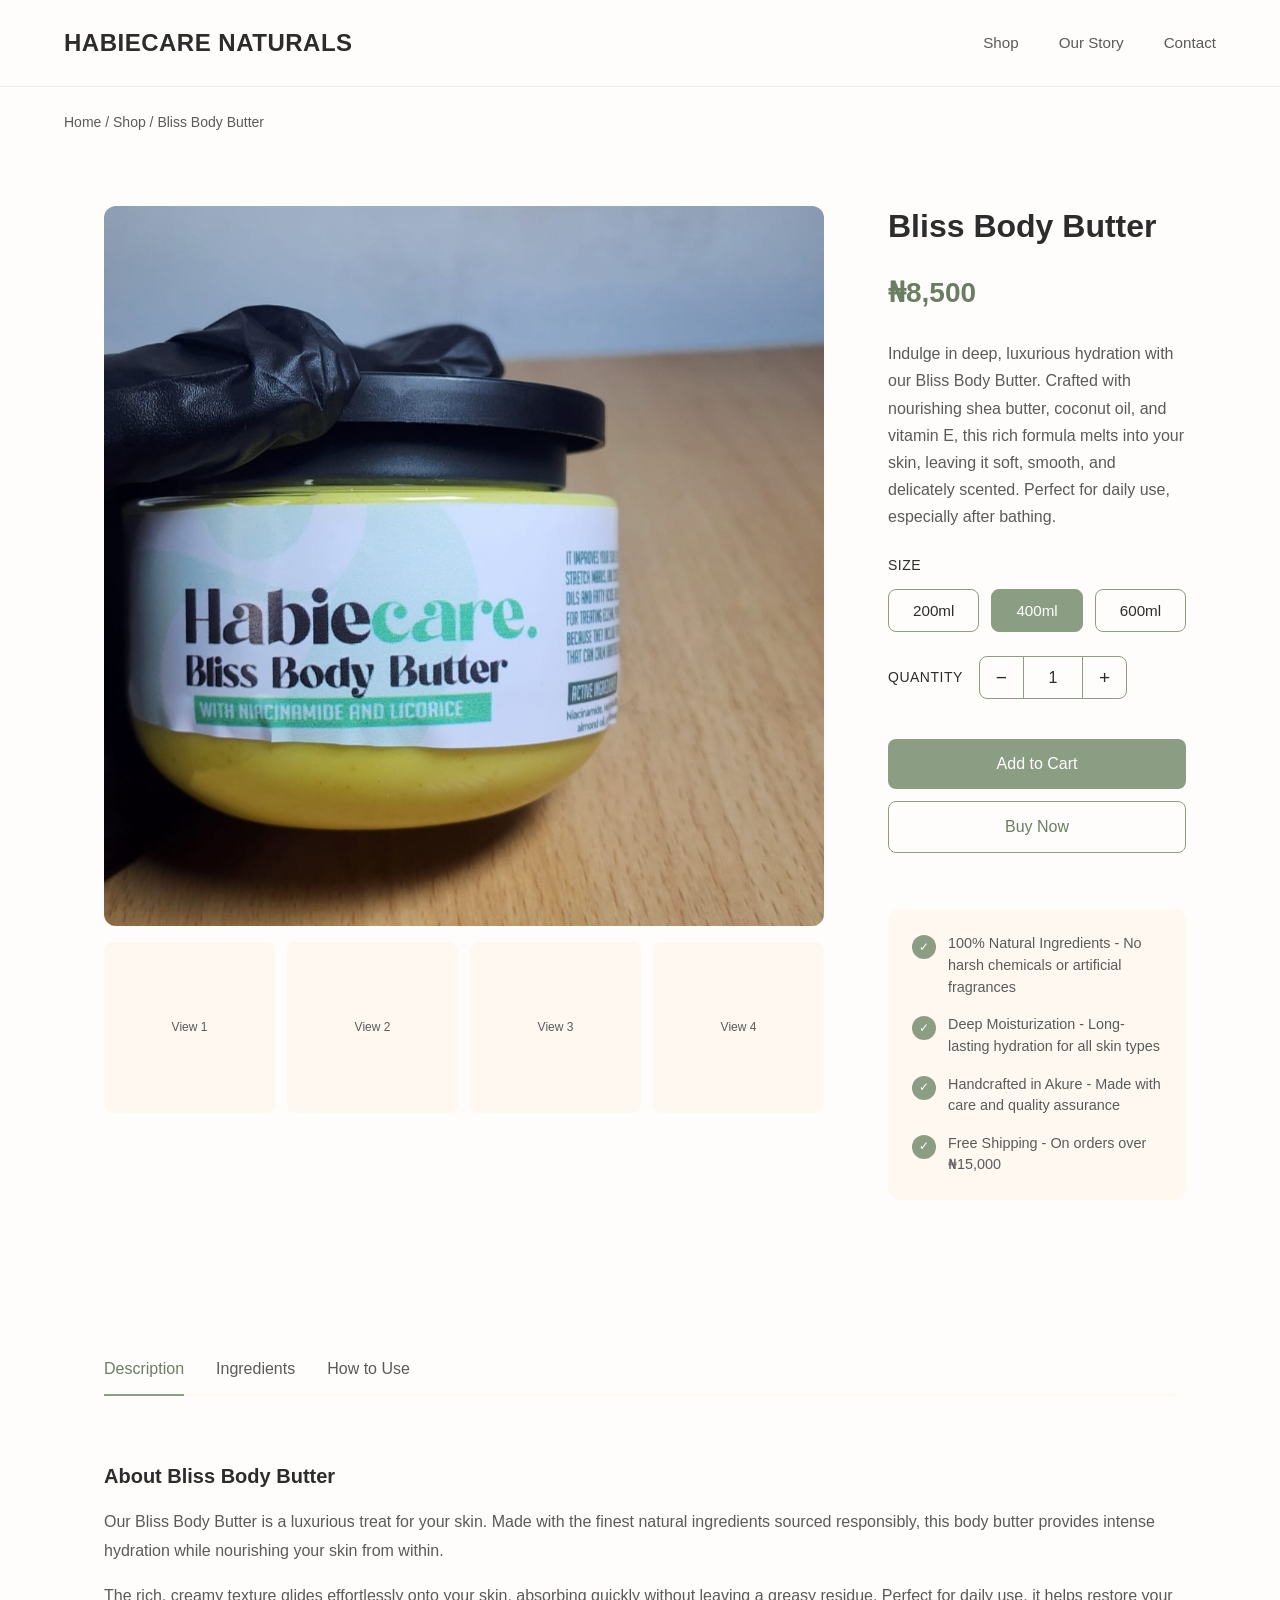
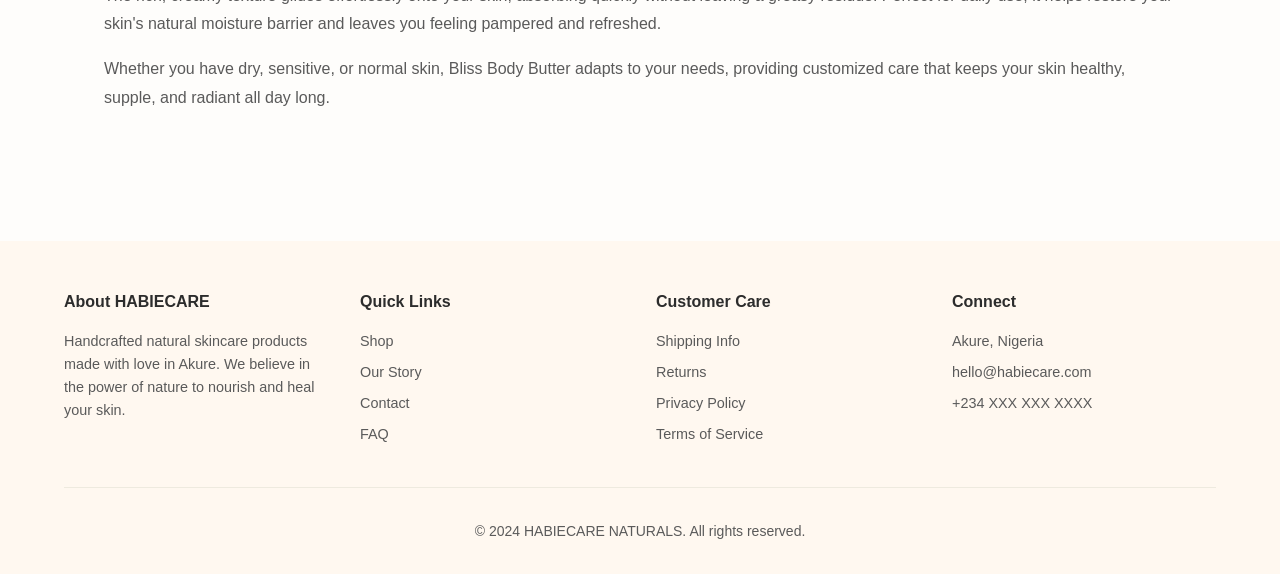
<file: bliss-body-butter/index.html>
<!DOCTYPE html>
<html lang="en">
<head>
    <meta charset="UTF-8">
    <meta name="viewport" content="width=device-width, initial-scale=1.0">
    <title>Bliss Body Butter | HABIECARE NATURALS</title>
    <link rel="stylesheet" href="styles.css">

</head>
<body>
    <!-- Header - Matches Homepage Structure -->
    <header>
        <div class="logo">HABIECARE NATURALS</div>
        <nav>
            <a href="#shop">Shop</a>
            <a href="#story">Our Story</a>
            <a href="#contact">Contact</a>
        </nav>
    </header>

    <!-- Breadcrumb Navigation -->
    <div class="breadcrumb">
        <a href="../">Home</a> / <a href="#shop">Shop</a> / Bliss Body Butter
    </div>

    <!-- Product Section -->
    <div class="product-container">
        <!-- Product Images -->
        <div class="product-images">
            <div class="main-image">
                <img src="../images/1.jpg" alt="Bliss Body Butter">
            </div>
            <div class="thumbnail-grid">
                <div class="thumbnail">View 1</div>
                <div class="thumbnail">View 2</div>
                <div class="thumbnail">View 3</div>
                <div class="thumbnail">View 4</div>
            </div>
        </div>

        <!-- Product Info -->
        <div class="product-info">
            <h1 class="product-title">Bliss Body Butter</h1>
            <div class="product-price">₦8,500</div>
            <p class="product-description">
                Indulge in deep, luxurious hydration with our Bliss Body Butter. Crafted with nourishing shea butter, 
                coconut oil, and vitamin E, this rich formula melts into your skin, leaving it soft, smooth, and 
                delicately scented. Perfect for daily use, especially after bathing.
            </p>

            <!-- Size Selection -->
            <div class="size-selection">
                <div class="size-label">Size</div>
                <div class="size-options">
                    <button class="size-option">200ml</button>
                    <button class="size-option active">400ml</button>
                    <button class="size-option">600ml</button>
                </div>
            </div>

            <!-- Quantity Selection -->
            <div class="quantity-selection">
                <div class="quantity-label">Quantity</div>
                <div class="quantity-controls">
                    <button class="quantity-btn" onclick="changeQuantity(-1)">−</button>
                    <div class="quantity-display" id="quantity">1</div>
                    <button class="quantity-btn" onclick="changeQuantity(1)">+</button>
                </div>
            </div>

            <!-- Action Buttons -->
            <div class="action-buttons">
                <button class="btn btn-primary">Add to Cart</button>
                <button class="btn btn-secondary">Buy Now</button>
            </div>

            <!-- Product Features -->
            <div class="product-features">
                <div class="feature-item">
                    <div class="feature-icon">✓</div>
                    <div class="feature-text">100% Natural Ingredients - No harsh chemicals or artificial fragrances</div>
                </div>
                <div class="feature-item">
                    <div class="feature-icon">✓</div>
                    <div class="feature-text">Deep Moisturization - Long-lasting hydration for all skin types</div>
                </div>
                <div class="feature-item">
                    <div class="feature-icon">✓</div>
                    <div class="feature-text">Handcrafted in Akure - Made with care and quality assurance</div>
                </div>
                <div class="feature-item">
                    <div class="feature-icon">✓</div>
                    <div class="feature-text">Free Shipping - On orders over ₦15,000</div>
                </div>
            </div>
        </div>
    </div>

    <!-- Product Details Tabs -->
    <div class="product-details">
        <div class="tabs">
            <button class="tab active" onclick="switchTab('description')">Description</button>
            <button class="tab" onclick="switchTab('ingredients')">Ingredients</button>
            <button class="tab" onclick="switchTab('usage')">How to Use</button>
        </div>

        <div id="description" class="tab-content active">
            <h3>About Bliss Body Butter</h3>
            <p>
                Our Bliss Body Butter is a luxurious treat for your skin. Made with the finest natural ingredients 
                sourced responsibly, this body butter provides intense hydration while nourishing your skin from within.
            </p>
            <p>
                The rich, creamy texture glides effortlessly onto your skin, absorbing quickly without leaving a 
                greasy residue. Perfect for daily use, it helps restore your skin's natural moisture barrier and 
                leaves you feeling pampered and refreshed.
            </p>
            <p>
                Whether you have dry, sensitive, or normal skin, Bliss Body Butter adapts to your needs, providing 
                customized care that keeps your skin healthy, supple, and radiant all day long.
            </p>
        </div>

        <div id="ingredients" class="tab-content">
            <h3>Key Ingredients</h3>
            <ul>
                <li><strong>Shea Butter:</strong> Rich in vitamins A and E, provides deep moisturization and helps improve skin elasticity</li>
                <li><strong>Coconut Oil:</strong> Natural antibacterial properties, deeply penetrates to nourish and protect</li>
                <li><strong>Vitamin E:</strong> Powerful antioxidant that helps protect skin from environmental damage</li>
                <li><strong>Sweet Almond Oil:</strong> Lightweight and easily absorbed, helps soften and smooth skin texture</li>
                <li><strong>Cocoa Butter:</strong> Forms a protective barrier to retain moisture and improve skin tone</li>
                <li><strong>Essential Oils:</strong> Natural fragrance blend of lavender and vanilla for a calming, luxurious scent</li>
            </ul>
            <p>
                All ingredients are 100% natural, cruelty-free, and sustainably sourced. Free from parabens, 
                sulfates, and artificial fragrances.
            </p>
        </div>

        <div id="usage" class="tab-content">
            <h3>How to Use</h3>
            <p>
                For best results, apply Bliss Body Butter to clean, slightly damp skin immediately after bathing 
                or showering. This helps lock in moisture and enhances absorption.
            </p>
            <p><strong>Step-by-step application:</strong></p>
            <ul>
                <li>Take a generous amount of body butter and warm it between your palms</li>
                <li>Apply in gentle, circular motions, starting from your feet and working upward</li>
                <li>Pay extra attention to dry areas like elbows, knees, and heels</li>
                <li>Allow a minute or two for complete absorption before dressing</li>
                <li>Use daily for best results, or as needed throughout the day</li>
            </ul>
            <p>
                <strong>Pro tip:</strong> For an extra luxurious experience, apply before bed and let the butter 
                work its magic overnight. Wake up to softer, smoother, deeply nourished skin.
            </p>
        </div>
    </div>

    <!-- Footer -->
    <footer>
        <div class="footer-content">
            <div class="footer-section">
                <h3>About HABIECARE</h3>
                <p>Handcrafted natural skincare products made with love in Akure. We believe in the power of nature to nourish and heal your skin.</p>
            </div>
            <div class="footer-section">
                <h3>Quick Links</h3>
                <a href="#shop">Shop</a>
                <a href="#story">Our Story</a>
                <a href="#contact">Contact</a>
                <a href="#faq">FAQ</a>
            </div>
            <div class="footer-section">
                <h3>Customer Care</h3>
                <a href="#shipping">Shipping Info</a>
                <a href="#returns">Returns</a>
                <a href="#privacy">Privacy Policy</a>
                <a href="#terms">Terms of Service</a>
            </div>
            <div class="footer-section">
                <h3>Connect</h3>
                <p>Akure, Nigeria</p>
                <p>hello@habiecare.com</p>
                <p>+234 XXX XXX XXXX</p>
            </div>
        </div>
        <div class="footer-bottom">
            © 2024 HABIECARE NATURALS. All rights reserved.
        </div>
    </footer>

    <script>
        let quantity = 1;

        function changeQuantity(change) {
            quantity = Math.max(1, quantity + change);
            document.getElementById('quantity').textContent = quantity;
        }

        function switchTab(tabName) {
            // Remove active class from all tabs and contents
            document.querySelectorAll('.tab').forEach(tab => tab.classList.remove('active'));
            document.querySelectorAll('.tab-content').forEach(content => content.classList.remove('active'));
            
            // Add active class to selected tab and content
            event.target.classList.add('active');
            document.getElementById(tabName).classList.add('active');
        }

        // Size option selection
        document.querySelectorAll('.size-option').forEach(option => {
            option.addEventListener('click', function() {
                document.querySelectorAll('.size-option').forEach(opt => opt.classList.remove('active'));
                this.classList.add('active');
            });
        });
    </script>
</body>
</html>
</file>
<file: bliss-body-butter/styles.css>
* {
            margin: 0;
            padding: 0;
            box-sizing: border-box;
        }

        :root {
            --cream: #FFF8F0;
            --soft-white: #FEFDFB;
            --sage-green: #8B9D83;
            --sage-dark: #6B7D63;
            --text-primary: #2C2C2C;
            --text-secondary: #5A5A5A;
        }

        body {
            font-family: -apple-system, BlinkMacSystemFont, 'Segoe UI', sans-serif;
            background-color: var(--soft-white);
            color: var(--text-primary);
            line-height: 1.6;
        }

        /* Header - Matches Homepage */
        header {
            background-color: var(--soft-white);
            padding: 1.5rem 5%;
            display: flex;
            justify-content: space-between;
            align-items: center;
            border-bottom: 1px solid rgba(139, 157, 131, 0.15);
        }

        .logo {
            font-size: 1.5rem;
            font-weight: 600;
            color: var(--text-primary);
            letter-spacing: 0.5px;
        }

        nav {
            display: flex;
            gap: 2.5rem;
        }

        nav a {
            color: var(--text-secondary);
            text-decoration: none;
            font-size: 0.95rem;
            transition: color 0.3s ease;
        }

        nav a:hover {
            color: var(--sage-dark);
        }

        /* Breadcrumb */
        .breadcrumb {
            padding: 1.5rem 5%;
            font-size: 0.875rem;
            color: var(--text-secondary);
        }

        .breadcrumb a {
            color: var(--text-secondary);
            text-decoration: none;
            transition: color 0.3s ease;
        }

        .breadcrumb a:hover {
            color: var(--sage-dark);
        }

        /* Product Section */
        .product-container {
            max-width: 1200px;
            margin: 0 auto;
            padding: 3rem 5% 5rem;
            display: grid;
            grid-template-columns: 1fr 1fr;
            gap: 4rem;
            align-items: start;
        }

        /* Product Images */
        .product-images {
            display: flex;
            flex-direction: column;
            gap: 1rem;
        }

        .main-image {
            width: 100%;
            aspect-ratio: 1;
            background-color: var(--cream);
            border-radius: 12px;
            overflow: hidden;
            display: flex;
            align-items: center;
            justify-content: center;
            color: var(--text-secondary);
            font-size: 0.9rem;
        }

        .thumbnail-grid {
            display: grid;
            grid-template-columns: repeat(4, 1fr);
            gap: 0.75rem;
        }

        .thumbnail {
            aspect-ratio: 1;
            background-color: var(--cream);
            border-radius: 8px;
            cursor: pointer;
            transition: transform 0.2s ease, box-shadow 0.2s ease;
            display: flex;
            align-items: center;
            justify-content: center;
            font-size: 0.75rem;
            color: var(--text-secondary);
        }

        .thumbnail:hover {
            transform: scale(1.05);
            box-shadow: 0 2px 8px rgba(139, 157, 131, 0.2);
        }

        /* Product Info */
        .product-info {
            display: flex;
            flex-direction: column;
            gap: 1.5rem;
        }

        .product-title {
            font-size: 2rem;
            font-weight: 600;
            color: var(--text-primary);
            line-height: 1.3;
        }

        .product-price {
            font-size: 1.75rem;
            color: var(--sage-dark);
            font-weight: 600;
        }

        .product-description {
            color: var(--text-secondary);
            font-size: 1rem;
            line-height: 1.7;
        }

        /* Size Selection */
        .size-selection {
            display: flex;
            flex-direction: column;
            gap: 0.75rem;
        }

        .size-label {
            font-size: 0.875rem;
            font-weight: 500;
            color: var(--text-primary);
            text-transform: uppercase;
            letter-spacing: 0.5px;
        }

        .size-options {
            display: flex;
            gap: 0.75rem;
        }

        .size-option {
            padding: 0.75rem 1.5rem;
            border: 1.5px solid var(--sage-green);
            background-color: transparent;
            border-radius: 8px;
            cursor: pointer;
            transition: all 0.3s ease;
            color: var(--text-primary);
            font-size: 0.95rem;
        }

        .size-option:hover,
        .size-option.active {
            background-color: var(--sage-green);
            color: white;
        }

        /* Quantity Selection */
        .quantity-selection {
            display: flex;
            align-items: center;
            gap: 1rem;
        }

        .quantity-label {
            font-size: 0.875rem;
            font-weight: 500;
            color: var(--text-primary);
            text-transform: uppercase;
            letter-spacing: 0.5px;
        }

        .quantity-controls {
            display: flex;
            align-items: center;
            border: 1.5px solid var(--sage-green);
            border-radius: 8px;
            overflow: hidden;
        }

        .quantity-btn {
            padding: 0.5rem 1rem;
            background-color: transparent;
            border: none;
            cursor: pointer;
            color: var(--text-primary);
            font-size: 1.2rem;
            transition: background-color 0.2s ease;
        }

        .quantity-btn:hover {
            background-color: var(--cream);
        }

        .quantity-display {
            padding: 0.5rem 1.5rem;
            border-left: 1.5px solid var(--sage-green);
            border-right: 1.5px solid var(--sage-green);
            min-width: 60px;
            text-align: center;
            font-weight: 500;
        }

        /* Action Buttons */
        .action-buttons {
            display: flex;
            flex-direction: column;
            gap: 0.75rem;
            margin-top: 1rem;
        }

        .btn {
            padding: 1rem 2rem;
            border: none;
            border-radius: 8px;
            font-size: 1rem;
            font-weight: 500;
            cursor: pointer;
            transition: all 0.3s ease;
            text-align: center;
        }

        .btn-primary {
            background-color: var(--sage-green);
            color: white;
        }

        .btn-primary:hover {
            background-color: var(--sage-dark);
            transform: translateY(-1px);
            box-shadow: 0 4px 12px rgba(139, 157, 131, 0.3);
        }

        .btn-secondary {
            background-color: transparent;
            color: var(--sage-dark);
            border: 1.5px solid var(--sage-green);
        }

        .btn-secondary:hover {
            background-color: var(--cream);
        }

        /* Product Features */
        .product-features {
            margin-top: 2rem;
            padding: 1.5rem;
            background-color: var(--cream);
            border-radius: 12px;
            display: flex;
            flex-direction: column;
            gap: 1rem;
        }

        .feature-item {
            display: flex;
            align-items: start;
            gap: 0.75rem;
        }

        .feature-icon {
            width: 24px;
            height: 24px;
            background-color: var(--sage-green);
            border-radius: 50%;
            display: flex;
            align-items: center;
            justify-content: center;
            color: white;
            font-size: 0.75rem;
            flex-shrink: 0;
            margin-top: 2px;
        }

        .feature-text {
            font-size: 0.9rem;
            color: var(--text-secondary);
            line-height: 1.5;
        }

        /* Product Details Tabs */
        .product-details {
            max-width: 1200px;
            margin: 4rem auto 0;
            padding: 0 5%;
        }

        .tabs {
            display: flex;
            border-bottom: 2px solid var(--cream);
            gap: 2rem;
            margin-bottom: 2rem;
        }

        .tab {
            padding: 1rem 0;
            background: none;
            border: none;
            color: var(--text-secondary);
            font-size: 1rem;
            cursor: pointer;
            position: relative;
            transition: color 0.3s ease;
        }

        .tab.active {
            color: var(--sage-dark);
            font-weight: 500;
        }

        .tab.active::after {
            content: '';
            position: absolute;
            bottom: -2px;
            left: 0;
            right: 0;
            height: 2px;
            background-color: var(--sage-green);
        }

        .tab-content {
            display: none;
            padding: 2rem 0;
        }

        .tab-content.active {
            display: block;
        }

        .tab-content h3 {
            font-size: 1.25rem;
            color: var(--text-primary);
            margin-bottom: 1rem;
        }

        .tab-content p,
        .tab-content ul {
            color: var(--text-secondary);
            line-height: 1.8;
            margin-bottom: 1rem;
        }

        .tab-content ul {
            padding-left: 1.5rem;
        }

        .tab-content li {
            margin-bottom: 0.5rem;
        }

        /* Footer */
        footer {
            background-color: var(--cream);
            padding: 3rem 5% 2rem;
            margin-top: 5rem;
        }

        .footer-content {
            max-width: 1200px;
            margin: 0 auto;
            display: grid;
            grid-template-columns: repeat(auto-fit, minmax(250px, 1fr));
            gap: 2rem;
        }

        .footer-section h3 {
            font-size: 1rem;
            color: var(--text-primary);
            margin-bottom: 1rem;
            font-weight: 600;
        }

        .footer-section p,
        .footer-section a {
            color: var(--text-secondary);
            font-size: 0.9rem;
            text-decoration: none;
            display: block;
            margin-bottom: 0.5rem;
            line-height: 1.6;
        }

        .footer-section a:hover {
            color: var(--sage-dark);
        }

        .footer-bottom {
            max-width: 1200px;
            margin: 2rem auto 0;
            padding-top: 2rem;
            border-top: 1px solid rgba(139, 157, 131, 0.15);
            text-align: center;
            color: var(--text-secondary);
            font-size: 0.875rem;
        }

        /* Responsive Design */
        @media (max-width: 768px) {
            header {
                flex-direction: column;
                gap: 1rem;
                text-align: center;
            }

            nav {
                gap: 1.5rem;
            }

            .product-container {
                grid-template-columns: 1fr;
                gap: 2rem;
                padding: 2rem 5% 3rem;
            }

            .product-title {
                font-size: 1.5rem;
            }

            .product-price {
                font-size: 1.5rem;
            }

            .tabs {
                gap: 1rem;
                overflow-x: auto;
            }

            .tab {
                white-space: nowrap;
            }
        }
</file>
